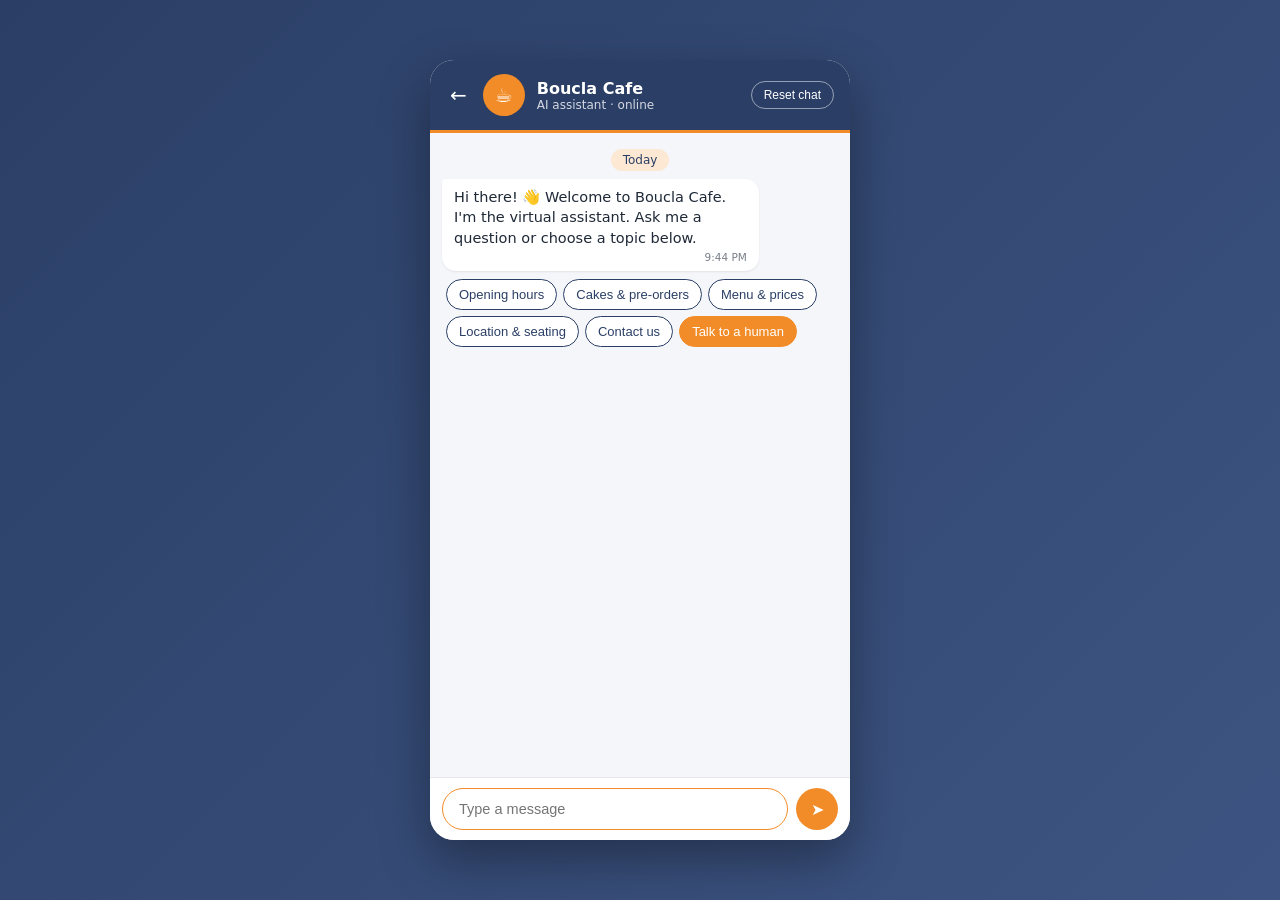
<file: chat.html>
﻿<!doctype html>
<html lang="en">
<head>
  <meta charset="utf-8" />
  <meta name="viewport" content="width=device-width, initial-scale=1" />
  <title>Boucla Cafe Support Chat</title>
  <link rel="stylesheet" href="styles.css" />
</head>
<body>
  <main class="phone">
    <header class="top">
      <a href="index.html" class="back" title="Back to home" aria-label="Back to home">←</a>
      <div class="avatar">☕</div>
      <div class="who">
        <div class="name">Boucla Cafe</div>
        <div class="status" id="status">AI assistant · online</div>
      </div>
      <button id="reset" class="reset" type="button" title="Start a new chat">Reset chat</button>
    </header>

    <section id="messages" class="messages" aria-live="polite"></section>

    <form id="composer" class="composer">
      <input id="input" type="text" placeholder="Type a message" autocomplete="off" aria-label="Message" />
      <button type="submit" class="send" aria-label="Send">➤</button>
    </form>
  </main>

  <script src="faq.js"></script>
  <script src="app.js"></script>
</body>
</html>
</file>
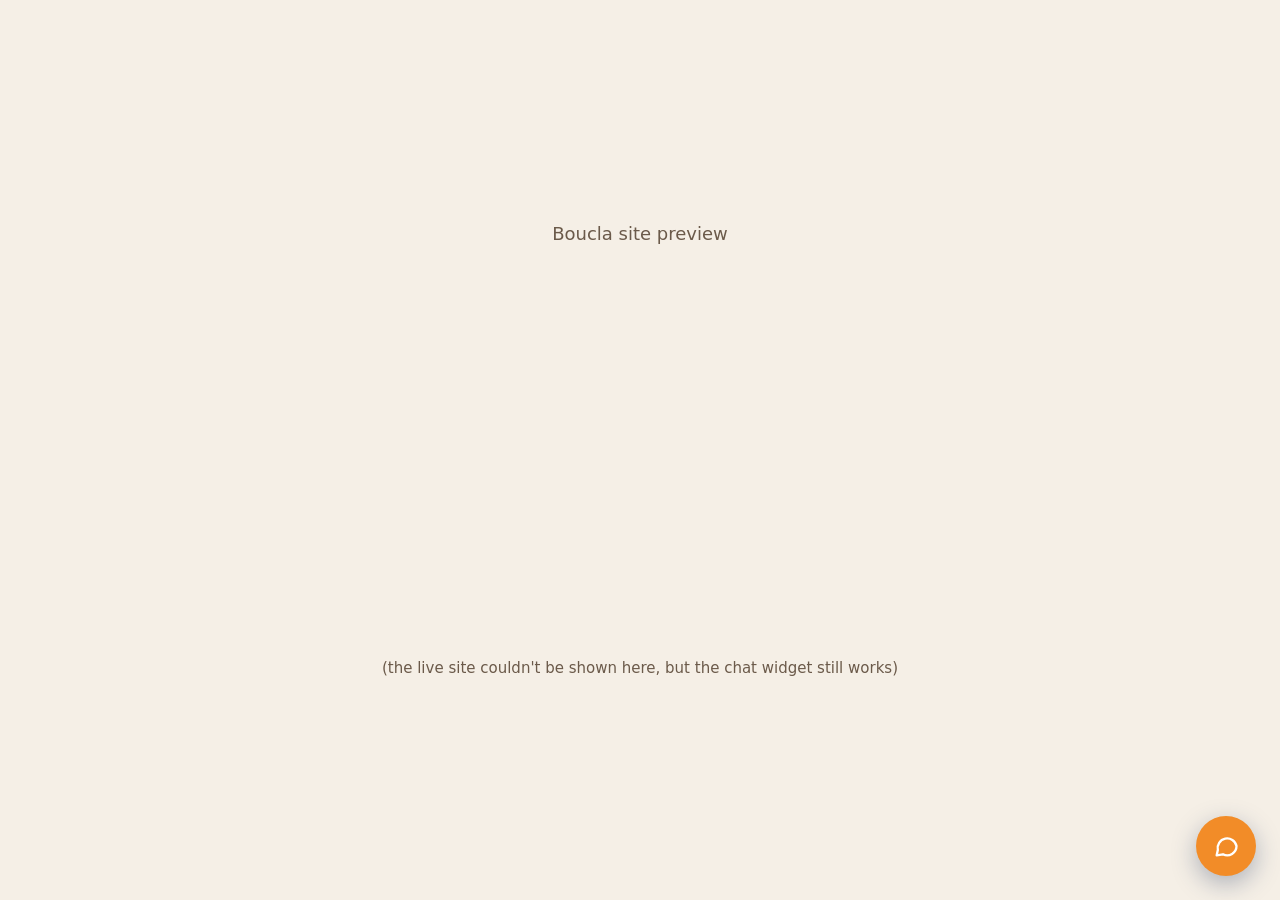
<file: widget-demo.html>
<!doctype html>
<html lang="en">
<head>
  <meta charset="utf-8" />
  <meta name="viewport" content="width=device-width, initial-scale=1" />
  <title>Widget Preview on Boucla</title>
  <style>
    html, body { margin: 0; height: 100%; }
    body {
      background: #f5efe6;
      font-family: "Segoe UI", system-ui, sans-serif;
    }
    .fallback {
      position: fixed; inset: 0; display: grid; place-items: center;
      color: #6b5a4a; font-size: 18px; text-align: center; padding: 16px;
    }
    #site { position: fixed; inset: 0; width: 100%; height: 100%; border: 0; }
  </style>
</head>
<body>
  <!-- Shown only if the Boucla site refuses to load inside this page -->
  <div class="fallback">Boucla site preview<br /><small>(the live site couldn't be shown here, but the chat widget still works)</small></div>
  <iframe id="site" src="https://boucla-cafe-subiaco.vercel.app/" title="Boucla Cafe website"></iframe>

  <script src="widget.js?v=3" defer></script>
</body>
</html>
</file>
<file: styles.css>
:root {
  --navy: #2b3f66;
  --navy-soft: #3d5482;
  --orange: #f28c28;
  --orange-soft: #fde8d3;
  --white: #ffffff;
  --bg: #f4f6fa;
  --text: #1f2937;
  --muted: #6b7280;
}

* { box-sizing: border-box; }

body {
  margin: 0;
  min-height: 100vh;
  display: grid;
  place-items: center;
  background: linear-gradient(135deg, var(--navy) 0%, var(--navy-soft) 100%);
  font-family: "Segoe UI", system-ui, -apple-system, sans-serif;
  color: var(--text);
}

.phone {
  width: min(420px, 100vw);
  height: min(780px, 100vh);
  display: flex;
  flex-direction: column;
  background: var(--bg);
  border-radius: 24px;
  overflow: hidden;
  box-shadow: 0 20px 50px rgba(0, 0, 0, 0.35);
}

@media (max-width: 460px) {
  .phone { border-radius: 0; height: 100vh; }
}

/* Embed mode: the chat fills the widget panel */
body.embed { background: var(--bg); display: block; min-height: 0; height: 100vh; }
body.embed .phone { width: 100%; height: 100vh; border-radius: 0; box-shadow: none; }
body.embed .back { display: none; }

/* Header */
.top {
  display: flex;
  align-items: center;
  gap: 12px;
  padding: 14px 16px;
  background: var(--navy);
  color: var(--white);
  border-bottom: 3px solid var(--orange);
}
.back {
  color: var(--white);
  text-decoration: none;
  font-size: 20px;
  padding: 0 4px;
}
.back:hover { color: var(--orange); }
.avatar {
  width: 42px; height: 42px;
  border-radius: 50%;
  background: var(--orange);
  display: grid; place-items: center;
  font-size: 20px;
}
.who { flex: 1; }
.name { font-weight: 600; }
.status { font-size: 12px; opacity: 0.8; }
.reset {
  background: transparent;
  color: var(--white);
  border: 1px solid rgba(255, 255, 255, 0.5);
  border-radius: 999px;
  padding: 6px 12px;
  font-size: 12px;
  cursor: pointer;
}
.reset:hover { background: var(--orange); border-color: var(--orange); }

/* Messages */
.messages {
  flex: 1;
  overflow-y: auto;
  padding: 16px 12px;
  display: flex;
  flex-direction: column;
  gap: 8px;
}
.row { display: flex; }
.row.user { justify-content: flex-end; }
.bubble {
  max-width: 80%;
  padding: 8px 12px 6px;
  border-radius: 14px;
  box-shadow: 0 1px 2px rgba(0, 0, 0, 0.08);
  line-height: 1.4;
  font-size: 14.5px;
}
.row.bot .bubble { background: var(--white); border-top-left-radius: 4px; }
.row.user .bubble { background: var(--navy); color: var(--white); border-top-right-radius: 4px; }
.text { white-space: pre-line; }
.sender { font-size: 12px; font-weight: 600; color: var(--orange); margin-bottom: 2px; }
.meta { font-size: 10.5px; text-align: right; opacity: 0.6; margin-top: 2px; }

.system {
  align-self: center;
  background: var(--orange-soft);
  color: var(--navy);
  font-size: 12px;
  padding: 4px 12px;
  border-radius: 999px;
}

/* Quick replies */
.quick { display: flex; flex-wrap: wrap; gap: 6px; padding-left: 4px; }
.quick button {
  border: 1px solid var(--navy);
  background: var(--white);
  color: var(--navy);
  border-radius: 999px;
  padding: 7px 12px;
  font-size: 13px;
  cursor: pointer;
}
.quick button:hover { background: var(--navy); color: var(--white); }
.quick button.primary { border-color: var(--orange); background: var(--orange); color: var(--white); }
.quick button.primary:hover { filter: brightness(0.95); }

/* Typing dots */
.typing { display: flex; gap: 4px; padding: 12px 14px; }
.typing span {
  width: 7px; height: 7px; border-radius: 50%;
  background: var(--muted);
  animation: blink 1.2s infinite;
}
.typing span:nth-child(2) { animation-delay: 0.2s; }
.typing span:nth-child(3) { animation-delay: 0.4s; }
@keyframes blink { 0%, 80%, 100% { opacity: 0.25; } 40% { opacity: 1; } }

/* Composer */
.composer {
  display: flex;
  gap: 8px;
  padding: 10px 12px;
  background: var(--white);
  border-top: 1px solid #e5e7eb;
}
.composer input {
  flex: 1;
  border: 1px solid #d1d5db;
  border-radius: 999px;
  padding: 10px 16px;
  font-size: 14.5px;
  outline: none;
}
.composer input:focus { border-color: var(--orange); }
.send {
  width: 42px; height: 42px;
  border: none;
  border-radius: 50%;
  background: var(--orange);
  color: var(--white);
  font-size: 16px;
  cursor: pointer;
}
</file>
